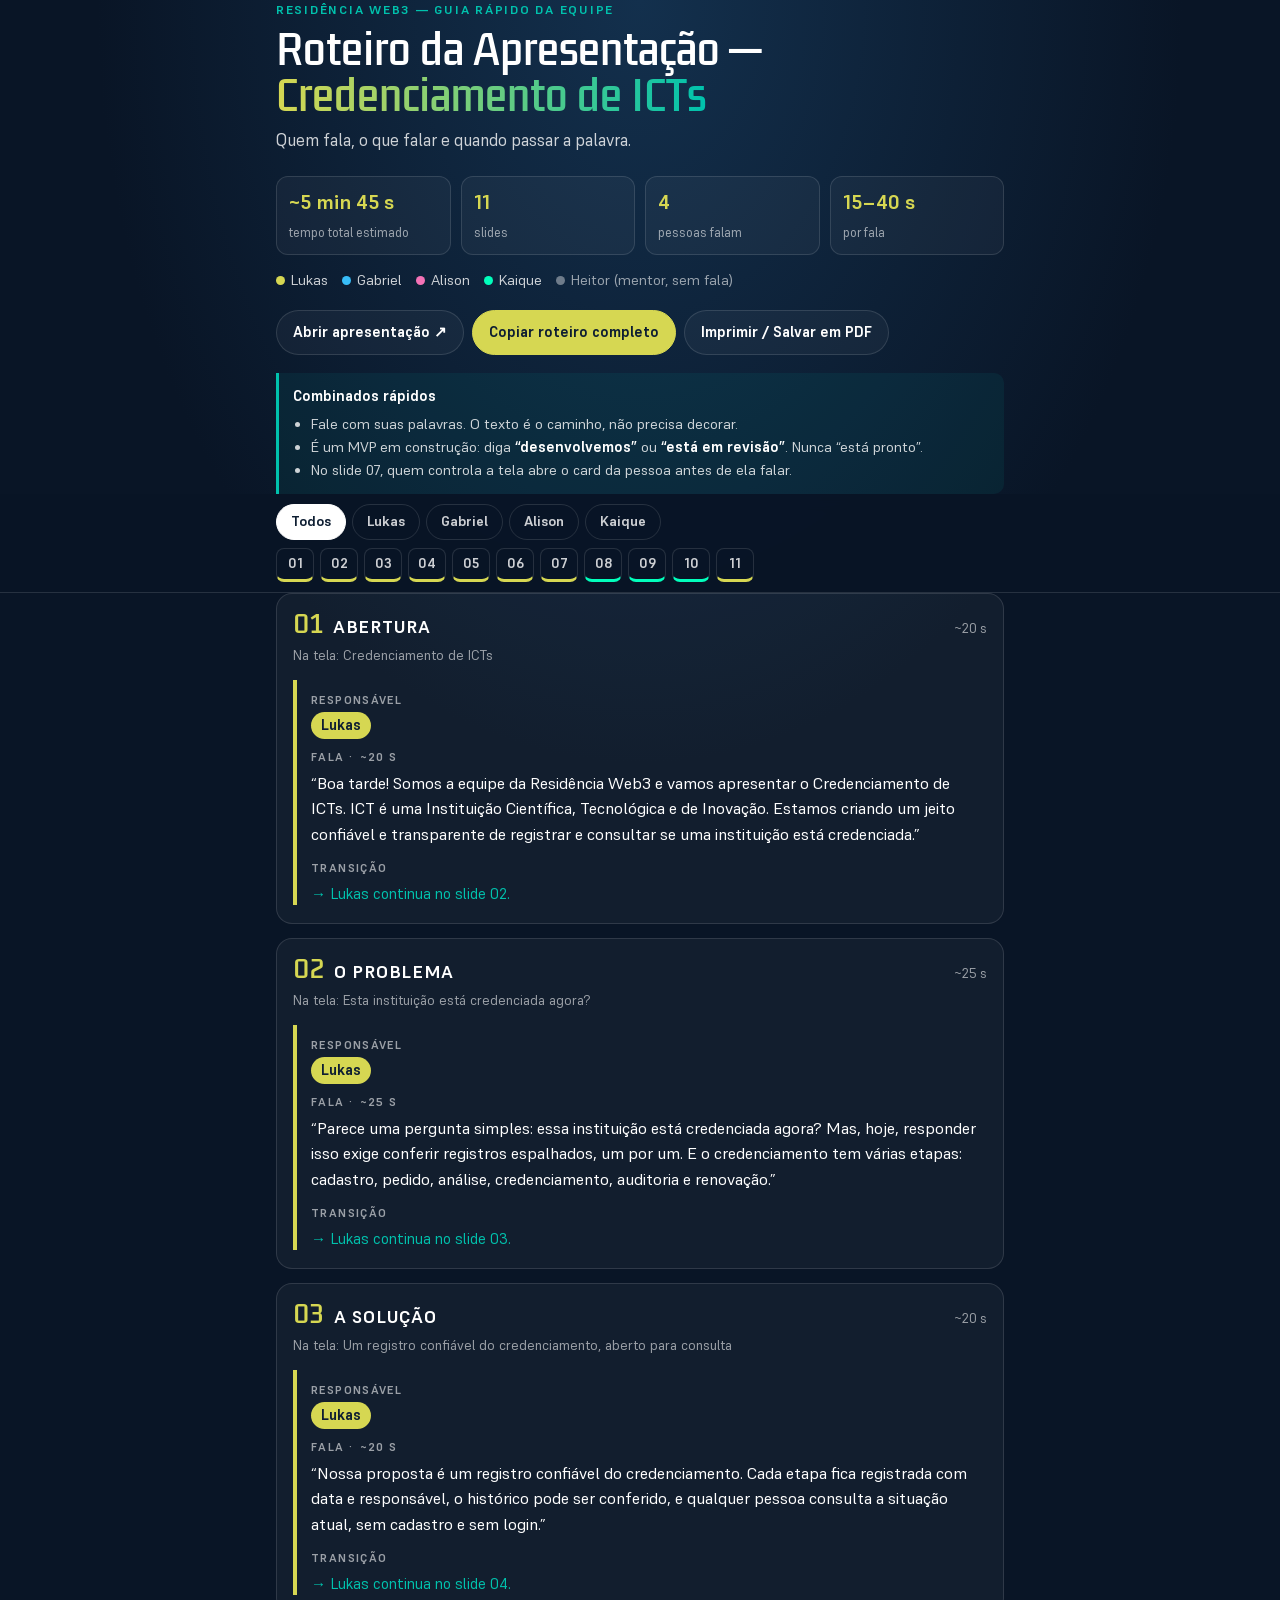
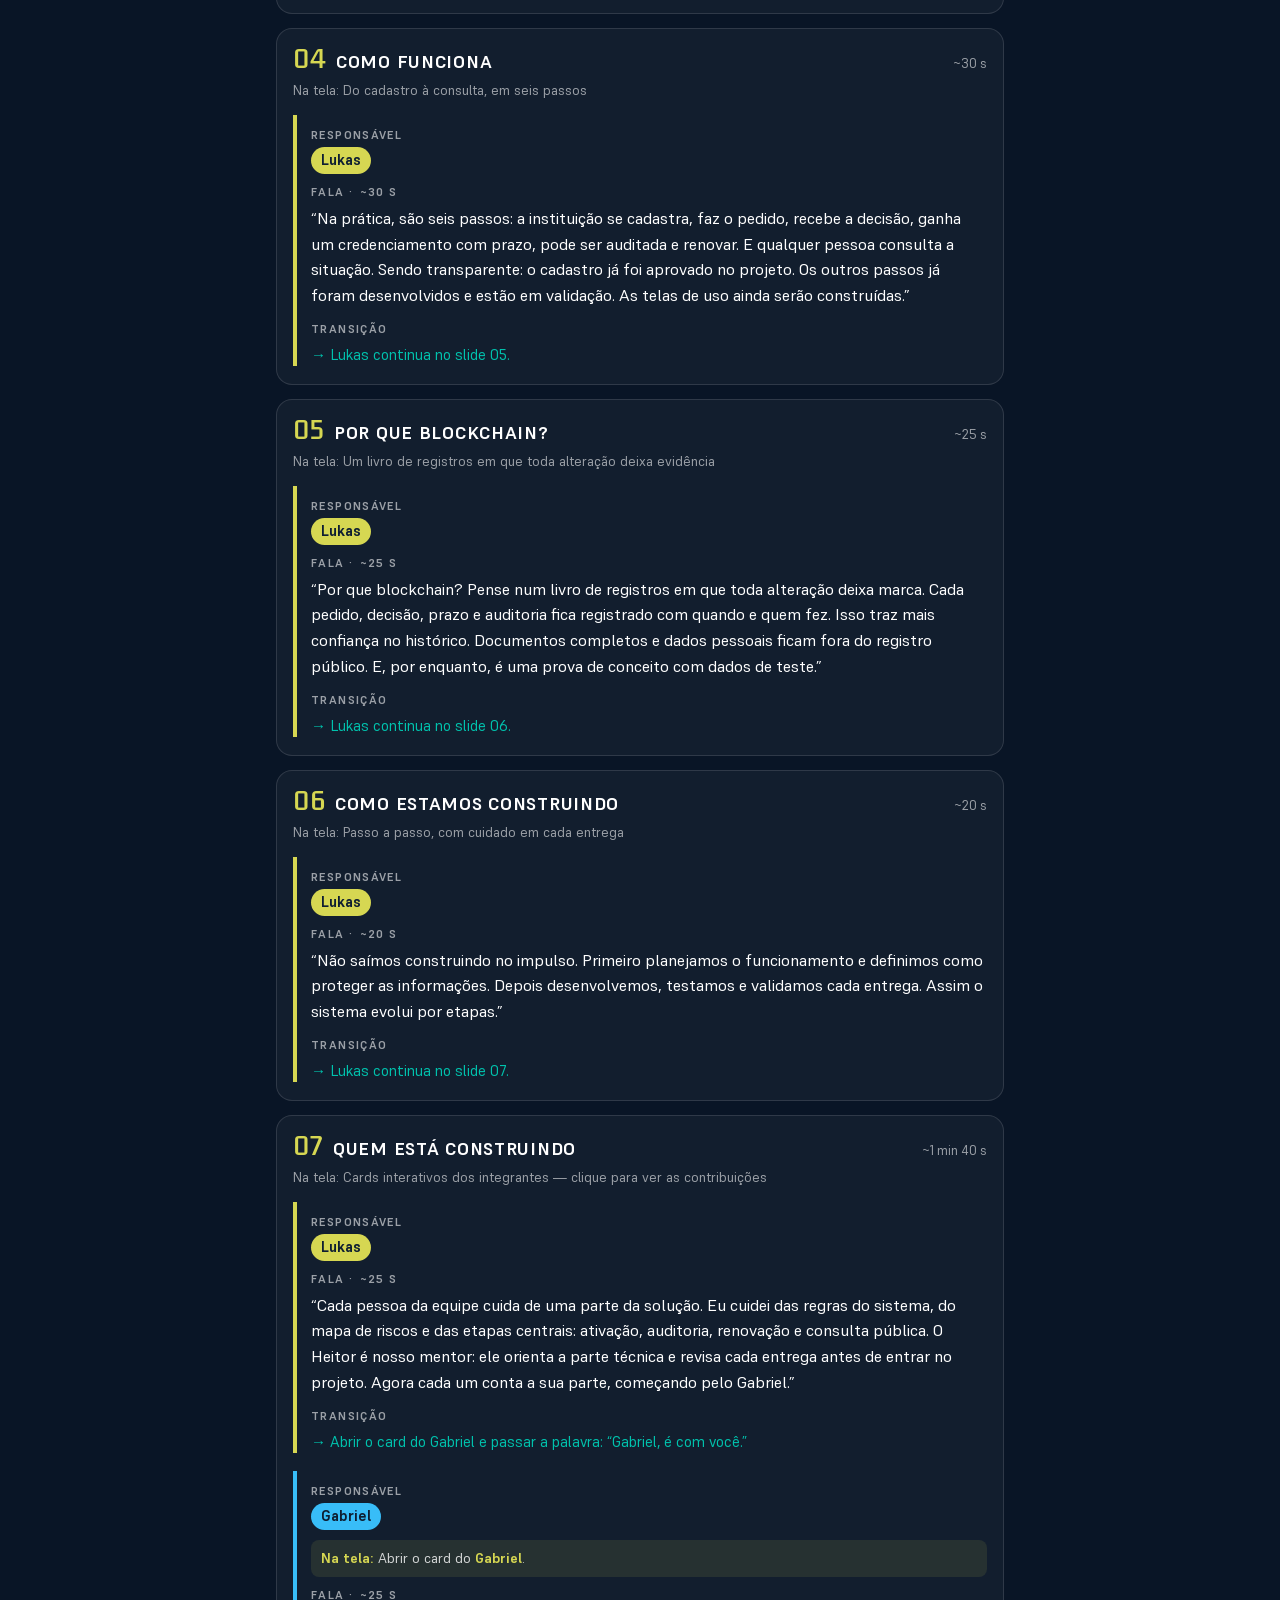
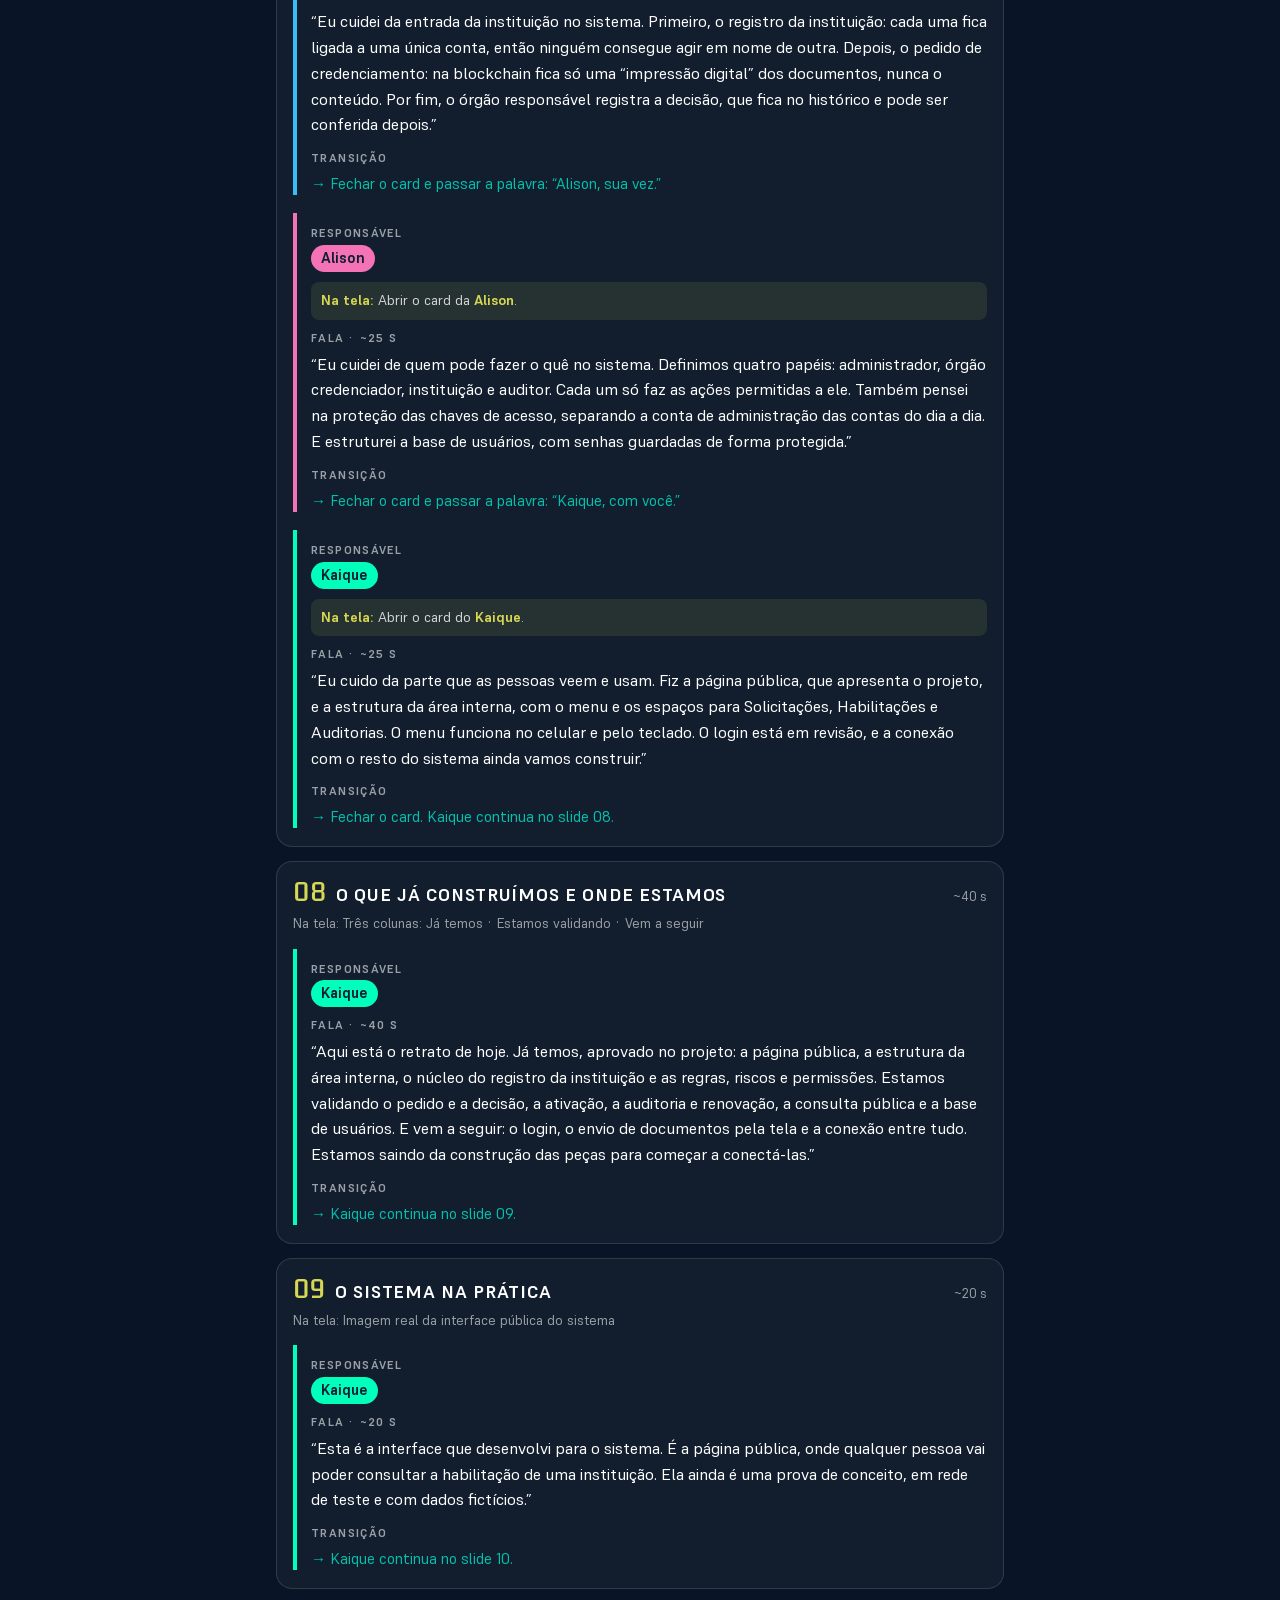
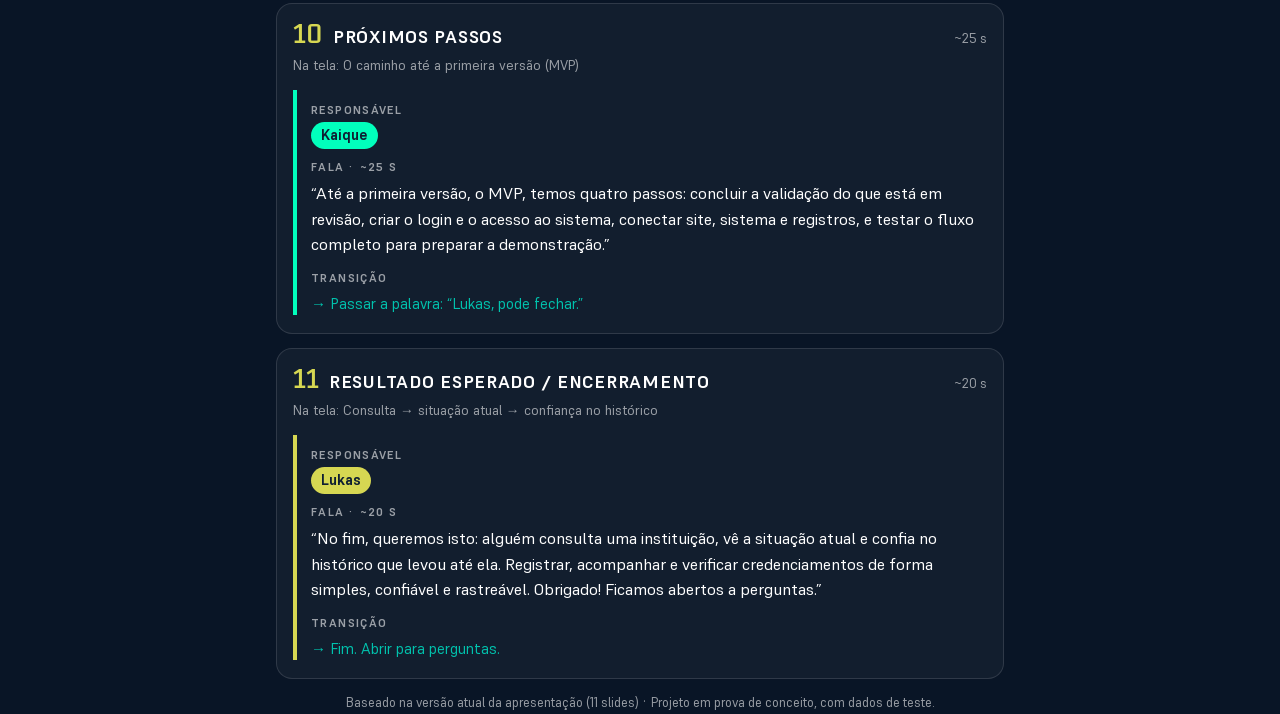
<file: roteiro-equipe.html>
<!doctype html>
<html lang="pt-BR">
<head>
  <meta charset="utf-8" />
  <meta name="viewport" content="width=device-width, initial-scale=1" />
  <title>Roteiro da Equipe</title>
  <meta name="description" content="Roteiro da Apresentação — Credenciamento de ICTs. Guia rápido de falas da equipe." />
  <meta name="robots" content="noindex" />
  <style>
    @font-face { font-family: "Supreme"; font-weight: 400; font-display: swap; src: url("assets/fonts/Supreme-Regular.woff2") format("woff2"); }
    @font-face { font-family: "Supreme"; font-weight: 700; font-display: swap; src: url("assets/fonts/Supreme-Bold.woff2") format("woff2"); }
    @font-face { font-family: "Kdam Thmor Pro"; font-weight: 400; font-display: swap; src: url("assets/fonts/KdamThmorPro.woff2") format("woff2"); }

    :root {
      --bg: #0e1e32;
      --bg-deep: #091526;
      --card: rgba(255, 255, 255, 0.04);
      --card-border: rgba(255, 255, 255, 0.12);
      --text: #ffffff;
      --text-2: rgba(255, 255, 255, 0.8);
      --text-3: rgba(255, 255, 255, 0.58);
      --yellow: #d6d752;
      --cyan: #00c2ad;
      --lukas: #d6d752;
      --gabriel: #38bdf8;
      --alison: #f472b6;
      --kaique: #01ffbc;
      --font-display: "Kdam Thmor Pro", "Segoe UI", sans-serif;
      --font-body: "Supreme", "Segoe UI", "Helvetica Neue", Arial, sans-serif;
    }

    * { box-sizing: border-box; }
    html { scroll-behavior: smooth; scroll-padding-top: 120px; }
    body {
      margin: 0;
      background: var(--bg-deep);
      background-image: radial-gradient(ellipse at top, #13304d 0%, var(--bg-deep) 60%);
      background-attachment: fixed;
      color: var(--text);
      font-family: var(--font-body);
      font-size: 17px;
      line-height: 1.55;
      -webkit-text-size-adjust: 100%;
    }
    .wrap { max-width: 760px; margin: 0 auto; padding: 0 16px; }

    /* Cabeçalho */
    header { padding: 36px 0 20px; }
    .eyebrow { margin: 0 0 8px; color: var(--cyan); font-size: 0.78rem; letter-spacing: 0.14em; text-transform: uppercase; font-weight: 700; }
    h1 { margin: 0; font-family: var(--font-display); font-weight: 400; font-size: clamp(1.7rem, 1.2rem + 2.4vw, 2.5rem); line-height: 1.15; }
    h1 .accent { background: linear-gradient(90deg, var(--yellow), var(--cyan)); -webkit-background-clip: text; background-clip: text; color: transparent; }
    .subtitle { margin: 8px 0 0; color: var(--text-2); }

    .stats { display: grid; grid-template-columns: repeat(2, 1fr); gap: 10px; margin: 22px 0 0; padding: 0; list-style: none; }
    .stats li { background: var(--card); border: 1px solid var(--card-border); border-radius: 12px; padding: 10px 12px; }
    .stats b { display: block; font-size: 1.25rem; color: var(--yellow); }
    .stats span { color: var(--text-3); font-size: 0.82rem; }
    @media (min-width: 640px) { .stats { grid-template-columns: repeat(4, 1fr); } }

    .people { display: flex; flex-wrap: wrap; gap: 6px 14px; margin: 14px 0 0; color: var(--text-2); font-size: 0.92rem; }
    .people span::before { content: ""; display: inline-block; width: 9px; height: 9px; border-radius: 50%; margin-right: 6px; background: var(--c); }
    .people .mentor { color: var(--text-3); }

    .links { display: flex; flex-wrap: wrap; gap: 8px; margin: 18px 0 0; }
    .btn {
      display: inline-flex; align-items: center; gap: 6px; min-height: 44px; padding: 10px 16px;
      border-radius: 999px; border: 1px solid var(--card-border); background: var(--card);
      color: var(--text); font: inherit; font-size: 0.92rem; font-weight: 700; text-decoration: none; cursor: pointer;
    }
    .btn--primary { background: var(--yellow); border-color: var(--yellow); color: #0e1e32; }
    .btn:focus-visible, .chip:focus-visible, .nav a:focus-visible { outline: 2px solid var(--cyan); outline-offset: 2px; }

    .rules { margin: 18px 0 0; padding: 12px 14px; border-left: 3px solid var(--cyan); background: rgba(0, 194, 173, 0.08); border-radius: 0 10px 10px 0; font-size: 0.92rem; color: var(--text-2); }
    .rules b { color: var(--text); }
    .rules ul { margin: 6px 0 0; padding-left: 18px; }

    /* Barra fixa: filtro + navegação */
    .bar { position: sticky; top: 0; z-index: 5; background: rgba(9, 21, 38, 0.94); backdrop-filter: blur(8px); border-bottom: 1px solid var(--card-border); padding: 10px 0; }
    .filter, .nav { display: flex; gap: 6px; overflow-x: auto; scrollbar-width: none; }
    .filter::-webkit-scrollbar, .nav::-webkit-scrollbar { display: none; }
    .nav { margin-top: 8px; }
    .chip {
      flex: none; min-height: 36px; padding: 6px 14px; border-radius: 999px; border: 1px solid var(--card-border);
      background: transparent; color: var(--text-2); font: inherit; font-size: 0.88rem; font-weight: 700; cursor: pointer;
    }
    .chip[aria-pressed="true"] { background: var(--c, var(--text)); border-color: var(--c, var(--text)); color: #0e1e32; }
    .nav a {
      flex: none; display: grid; place-items: center; min-width: 38px; height: 34px; padding: 0 8px; border-radius: 8px;
      border: 1px solid var(--card-border); color: var(--text-2); text-decoration: none; font-size: 0.85rem; font-weight: 700;
      border-bottom: 3px solid var(--c);
    }
    .nav a[hidden] { display: none; }

    /* Cards dos slides */
    main { padding: 18px 0 40px; }
    .slide { background: var(--card); border: 1px solid var(--card-border); border-radius: 16px; padding: 18px 16px; margin: 0 0 14px; }
    .slide[hidden], .turn[hidden] { display: none; }
    .slide__head { display: flex; align-items: baseline; gap: 10px; flex-wrap: wrap; margin: 0 0 4px; }
    .slide__num { font-family: var(--font-display); color: var(--yellow); font-size: 1.5rem; line-height: 1; }
    .slide__title { margin: 0; font-size: 1.12rem; font-weight: 700; text-transform: uppercase; letter-spacing: 0.04em; }
    .slide__time { margin-left: auto; color: var(--text-3); font-size: 0.82rem; }
    .slide__screen { margin: 2px 0 0; color: var(--text-3); font-size: 0.86rem; }

    .turn { margin: 14px 0 0; padding: 12px 0 0 14px; border-left: 4px solid var(--c); }
    .turn + .turn { margin-top: 18px; }
    .label { margin: 0; color: var(--text-3); font-size: 0.72rem; font-weight: 700; letter-spacing: 0.12em; text-transform: uppercase; }
    .who { display: inline-block; margin: 2px 0 10px; padding: 2px 10px; border-radius: 999px; background: var(--c); color: #0e1e32; font-weight: 700; font-size: 0.92rem; }
    .action { margin: 0 0 10px; padding: 8px 10px; border-radius: 8px; background: rgba(214, 215, 82, 0.1); color: var(--text-2); font-size: 0.88rem; }
    .action b { color: var(--yellow); }
    .speech { margin: 4px 0 12px; font-size: 1.04rem; color: var(--text); }
    .next { margin: 4px 0 0; color: var(--cyan); font-size: 0.94rem; }
    .next::before { content: "→ "; }

    footer { padding: 0 0 40px; color: var(--text-3); font-size: 0.82rem; text-align: center; }
    .toast { position: fixed; left: 50%; bottom: 20px; transform: translateX(-50%); background: var(--yellow); color: #0e1e32; padding: 10px 16px; border-radius: 999px; font-weight: 700; font-size: 0.9rem; }
    .toast[hidden] { display: none; }

    /* Impressão / PDF: fundo branco, tudo visível */
    @media print {
      :root { --text: #000; --text-2: #222; --text-3: #555; --card-border: #ccc; --cyan: #006b60; --yellow: #6b6a00; }
      body { background: #fff; color: #000; font-size: 12pt; }
      .bar, .links, .toast { display: none !important; }
      .slide { break-inside: avoid; background: #fff; }
      .stats li { background: #fff; }
      .who { border: 1px solid #000; background: #fff !important; color: #000; }
      .action { background: #f3f3f3; }
      h1 .accent { color: #000; background: none; }
    }
  </style>
</head>
<body>
  <header class="wrap">
    <p class="eyebrow">Residência Web3 — Guia rápido da equipe</p>
    <h1>Roteiro da Apresentação — <span class="accent">Credenciamento de ICTs</span></h1>
    <p class="subtitle">Quem fala, o que falar e quando passar a palavra.</p>

    <ul class="stats">
      <li><b id="stat-time">~6 min</b><span>tempo total estimado</span></li>
      <li><b>11</b><span>slides</span></li>
      <li><b>4</b><span>pessoas falam</span></li>
      <li><b>15–40 s</b><span>por fala</span></li>
    </ul>

    <div class="people" aria-label="Integrantes">
      <span style="--c: var(--lukas)">Lukas</span>
      <span style="--c: var(--gabriel)">Gabriel</span>
      <span style="--c: var(--alison)">Alison</span>
      <span style="--c: var(--kaique)">Kaique</span>
      <span class="mentor" style="--c: rgba(255,255,255,.4)">Heitor (mentor, sem fala)</span>
    </div>

    <div class="links">
      <a class="btn" href="https://ict-mvp5.vercel.app/" target="_blank" rel="noopener">Abrir apresentação ↗</a>
      <button class="btn btn--primary" type="button" id="copy">Copiar roteiro completo</button>
      <button class="btn" type="button" id="print">Imprimir / Salvar em PDF</button>
    </div>

    <div class="rules">
      <b>Combinados rápidos</b>
      <ul>
        <li>Fale com suas palavras. O texto é o caminho, não precisa decorar.</li>
        <li>É um MVP em construção: diga <b>“desenvolvemos”</b> ou <b>“está em revisão”</b>. Nunca “está pronto”.</li>
        <li>No slide 07, quem controla a tela abre o card da pessoa antes de ela falar.</li>
      </ul>
    </div>
  </header>

  <div class="bar">
    <div class="wrap">
      <div class="filter" role="group" aria-label="Filtrar por integrante">
        <button class="chip" type="button" data-filter="todos" aria-pressed="true">Todos</button>
        <button class="chip" type="button" data-filter="lukas" style="--c: var(--lukas)" aria-pressed="false">Lukas</button>
        <button class="chip" type="button" data-filter="gabriel" style="--c: var(--gabriel)" aria-pressed="false">Gabriel</button>
        <button class="chip" type="button" data-filter="alison" style="--c: var(--alison)" aria-pressed="false">Alison</button>
        <button class="chip" type="button" data-filter="kaique" style="--c: var(--kaique)" aria-pressed="false">Kaique</button>
      </div>
      <nav class="nav" id="nav" aria-label="Ir para o slide"></nav>
    </div>
  </div>

  <main class="wrap" id="slides"></main>

  <footer class="wrap">
    Baseado na versão atual da apresentação (11 slides) · Projeto em prova de conceito, com dados de teste.
  </footer>

  <p class="toast" id="toast" role="status" hidden></p>

  <script>
    (function () {
      "use strict";

      var NAMES = { lukas: "Lukas", gabriel: "Gabriel", alison: "Alison", kaique: "Kaique" };

      // Cada slide: número, título, o que aparece na tela, e as falas (quem, ação na tela, fala, segundos, próximo).
      var SLIDES = [
        { n: "01", title: "Abertura", screen: "Credenciamento de ICTs", turns: [
          { who: "lukas", s: 20,
            say: "Boa tarde! Somos a equipe da Residência Web3 e vamos apresentar o Credenciamento de ICTs. ICT é uma Instituição Científica, Tecnológica e de Inovação. Estamos criando um jeito confiável e transparente de registrar e consultar se uma instituição está credenciada.",
            next: "Lukas continua no slide 02." } ] },

        { n: "02", title: "O problema", screen: "Esta instituição está credenciada agora?", turns: [
          { who: "lukas", s: 25,
            say: "Parece uma pergunta simples: essa instituição está credenciada agora? Mas, hoje, responder isso exige conferir registros espalhados, um por um. E o credenciamento tem várias etapas: cadastro, pedido, análise, credenciamento, auditoria e renovação.",
            next: "Lukas continua no slide 03." } ] },

        { n: "03", title: "A solução", screen: "Um registro confiável do credenciamento, aberto para consulta", turns: [
          { who: "lukas", s: 20,
            say: "Nossa proposta é um registro confiável do credenciamento. Cada etapa fica registrada com data e responsável, o histórico pode ser conferido, e qualquer pessoa consulta a situação atual, sem cadastro e sem login.",
            next: "Lukas continua no slide 04." } ] },

        { n: "04", title: "Como funciona", screen: "Do cadastro à consulta, em seis passos", turns: [
          { who: "lukas", s: 30,
            say: "Na prática, são seis passos: a instituição se cadastra, faz o pedido, recebe a decisão, ganha um credenciamento com prazo, pode ser auditada e renovar. E qualquer pessoa consulta a situação. Sendo transparente: o cadastro já foi aprovado no projeto. Os outros passos já foram desenvolvidos e estão em validação. As telas de uso ainda serão construídas.",
            next: "Lukas continua no slide 05." } ] },

        { n: "05", title: "Por que blockchain?", screen: "Um livro de registros em que toda alteração deixa evidência", turns: [
          { who: "lukas", s: 25,
            say: "Por que blockchain? Pense num livro de registros em que toda alteração deixa marca. Cada pedido, decisão, prazo e auditoria fica registrado com quando e quem fez. Isso traz mais confiança no histórico. Documentos completos e dados pessoais ficam fora do registro público. E, por enquanto, é uma prova de conceito com dados de teste.",
            next: "Lukas continua no slide 06." } ] },

        { n: "06", title: "Como estamos construindo", screen: "Passo a passo, com cuidado em cada entrega", turns: [
          { who: "lukas", s: 20,
            say: "Não saímos construindo no impulso. Primeiro planejamos o funcionamento e definimos como proteger as informações. Depois desenvolvemos, testamos e validamos cada entrega. Assim o sistema evolui por etapas.",
            next: "Lukas continua no slide 07." } ] },

        { n: "07", title: "Quem está construindo", screen: "Cards interativos dos integrantes — clique para ver as contribuições", turns: [
          { who: "lukas", s: 25,
            say: "Cada pessoa da equipe cuida de uma parte da solução. Eu cuidei das regras do sistema, do mapa de riscos e das etapas centrais: ativação, auditoria, renovação e consulta pública. O Heitor é nosso mentor: ele orienta a parte técnica e revisa cada entrega antes de entrar no projeto. Agora cada um conta a sua parte, começando pelo Gabriel.",
            next: "Abrir o card do Gabriel e passar a palavra: “Gabriel, é com você.”" },
          { who: "gabriel", s: 25, action: "Abrir o card do <b>Gabriel</b>.",
            say: "Eu cuidei da entrada da instituição no sistema. Primeiro, o registro da instituição: cada uma fica ligada a uma única conta, então ninguém consegue agir em nome de outra. Depois, o pedido de credenciamento: na blockchain fica só uma “impressão digital” dos documentos, nunca o conteúdo. Por fim, o órgão responsável registra a decisão, que fica no histórico e pode ser conferida depois.",
            next: "Fechar o card e passar a palavra: “Alison, sua vez.”" },
          { who: "alison", s: 25, action: "Abrir o card da <b>Alison</b>.",
            say: "Eu cuidei de quem pode fazer o quê no sistema. Definimos quatro papéis: administrador, órgão credenciador, instituição e auditor. Cada um só faz as ações permitidas a ele. Também pensei na proteção das chaves de acesso, separando a conta de administração das contas do dia a dia. E estruturei a base de usuários, com senhas guardadas de forma protegida.",
            next: "Fechar o card e passar a palavra: “Kaique, com você.”" },
          { who: "kaique", s: 25, action: "Abrir o card do <b>Kaique</b>.",
            say: "Eu cuido da parte que as pessoas veem e usam. Fiz a página pública, que apresenta o projeto, e a estrutura da área interna, com o menu e os espaços para Solicitações, Habilitações e Auditorias. O menu funciona no celular e pelo teclado. O login está em revisão, e a conexão com o resto do sistema ainda vamos construir.",
            next: "Fechar o card. Kaique continua no slide 08." } ] },

        { n: "08", title: "O que já construímos e onde estamos", screen: "Três colunas: Já temos · Estamos validando · Vem a seguir", turns: [
          { who: "kaique", s: 40,
            say: "Aqui está o retrato de hoje. Já temos, aprovado no projeto: a página pública, a estrutura da área interna, o núcleo do registro da instituição e as regras, riscos e permissões. Estamos validando o pedido e a decisão, a ativação, a auditoria e renovação, a consulta pública e a base de usuários. E vem a seguir: o login, o envio de documentos pela tela e a conexão entre tudo. Estamos saindo da construção das peças para começar a conectá-las.",
            next: "Kaique continua no slide 09." } ] },

        { n: "09", title: "O sistema na prática", screen: "Imagem real da interface pública do sistema", turns: [
          { who: "kaique", s: 20,
            say: "Esta é a interface que desenvolvi para o sistema. É a página pública, onde qualquer pessoa vai poder consultar a habilitação de uma instituição. Ela ainda é uma prova de conceito, em rede de teste e com dados fictícios.",
            next: "Kaique continua no slide 10." } ] },

        { n: "10", title: "Próximos passos", screen: "O caminho até a primeira versão (MVP)", turns: [
          { who: "kaique", s: 25,
            say: "Até a primeira versão, o MVP, temos quatro passos: concluir a validação do que está em revisão, criar o login e o acesso ao sistema, conectar site, sistema e registros, e testar o fluxo completo para preparar a demonstração.",
            next: "Passar a palavra: “Lukas, pode fechar.”" } ] },

        { n: "11", title: "Resultado esperado / Encerramento", screen: "Consulta → situação atual → confiança no histórico", turns: [
          { who: "lukas", s: 20,
            say: "No fim, queremos isto: alguém consulta uma instituição, vê a situação atual e confia no histórico que levou até ela. Registrar, acompanhar e verificar credenciamentos de forma simples, confiável e rastreável. Obrigado! Ficamos abertos a perguntas.",
            next: "Fim. Abrir para perguntas." } ] }
      ];

      var main = document.getElementById("slides");
      var nav = document.getElementById("nav");

      function totalSeconds(who) {
        var t = 0;
        SLIDES.forEach(function (sl) {
          sl.turns.forEach(function (tu) { if (!who || tu.who === who) t += tu.s; });
        });
        return t;
      }
      function fmt(sec) {
        var m = Math.floor(sec / 60), s = sec % 60;
        return m ? m + " min" + (s ? " " + s + " s" : "") : s + " s";
      }

      // Monta os cards e a navegação.
      SLIDES.forEach(function (sl) {
        var art = document.createElement("article");
        art.className = "slide";
        art.id = "slide-" + sl.n;
        art.dataset.who = sl.turns.map(function (t) { return t.who; }).join(" ");
        var time = sl.turns.reduce(function (a, t) { return a + t.s; }, 0);
        var html =
          '<div class="slide__head"><span class="slide__num">' + sl.n + '</span>' +
          '<h2 class="slide__title">' + sl.title + '</h2>' +
          '<span class="slide__time">~' + fmt(time) + '</span></div>' +
          '<p class="slide__screen">Na tela: ' + sl.screen + '</p>';
        sl.turns.forEach(function (t) {
          html +=
            '<section class="turn" data-who="' + t.who + '" style="--c: var(--' + t.who + ')">' +
            '<p class="label">Responsável</p><span class="who">' + NAMES[t.who] + '</span>' +
            (t.action ? '<p class="action"><b>Na tela:</b> ' + t.action + '</p>' : '') +
            '<p class="label">Fala · ~' + t.s + ' s</p><p class="speech">“' + t.say + '”</p>' +
            '<p class="label">Transição</p><p class="next">' + t.next + '</p></section>';
        });
        art.innerHTML = html;
        main.appendChild(art);

        var a = document.createElement("a");
        a.href = "#slide-" + sl.n;
        a.textContent = sl.n;
        a.dataset.who = art.dataset.who;
        a.style.setProperty("--c", "var(--" + sl.turns[0].who + ")");
        a.setAttribute("aria-label", "Slide " + sl.n + " — " + sl.title);
        nav.appendChild(a);
      });

      document.getElementById("stat-time").textContent = "~" + fmt(totalSeconds());

      // Filtro por integrante (também via link: roteiro-equipe.html?quem=gabriel).
      var chips = document.querySelectorAll("[data-filter]");
      var current = "todos";
      function applyFilter(who) {
        current = NAMES[who] ? who : "todos";
        chips.forEach(function (c) { c.setAttribute("aria-pressed", String(c.dataset.filter === current)); });
        document.querySelectorAll(".slide, .nav a").forEach(function (el) {
          el.hidden = current !== "todos" && el.dataset.who.split(" ").indexOf(current) === -1;
        });
        document.querySelectorAll(".turn").forEach(function (el) {
          el.hidden = current !== "todos" && el.dataset.who !== current;
        });
        var url = new URL(location.href);
        if (current === "todos") url.searchParams.delete("quem"); else url.searchParams.set("quem", current);
        try { history.replaceState(null, "", url); } catch (e) { /* ignora */ }
      }
      chips.forEach(function (c) {
        c.addEventListener("click", function () { applyFilter(c.dataset.filter); });
      });
      applyFilter(new URLSearchParams(location.search).get("quem") || "todos");

      // Copiar roteiro completo (texto puro, bom para colar no WhatsApp).
      function plainText() {
        var lines = [
          "*ROTEIRO DA APRESENTAÇÃO — CREDENCIAMENTO DE ICTs*",
          "Residência Web3 — Guia rápido da equipe",
          "Tempo estimado: ~" + fmt(totalSeconds()) + " · 11 slides",
          "Apresentação: https://ict-mvp5.vercel.app/",
          ""
        ];
        SLIDES.forEach(function (sl) {
          lines.push("*SLIDE " + sl.n + " — " + sl.title.toUpperCase() + "*");
          sl.turns.forEach(function (t) {
            lines.push("RESPONSÁVEL: " + NAMES[t.who]);
            if (t.action) lines.push("NA TELA: " + t.action.replace(/<[^>]+>/g, ""));
            lines.push("FALA: “" + t.say + "”");
            lines.push("TRANSIÇÃO: " + t.next);
            lines.push("");
          });
        });
        return lines.join("\n");
      }
      var toast = document.getElementById("toast");
      var toastTimer;
      function say(msg) {
        toast.textContent = msg;
        toast.hidden = false;
        clearTimeout(toastTimer);
        toastTimer = setTimeout(function () { toast.hidden = true; }, 2200);
      }
      function fallbackCopy(text) {
        var ta = document.createElement("textarea");
        ta.value = text;
        ta.setAttribute("readonly", "");
        ta.style.position = "fixed";
        ta.style.opacity = "0";
        document.body.appendChild(ta);
        ta.select();
        var ok = false;
        try { ok = document.execCommand("copy"); } catch (e) { ok = false; }
        document.body.removeChild(ta);
        say(ok ? "Roteiro copiado!" : "Não foi possível copiar.");
      }
      document.getElementById("copy").addEventListener("click", function () {
        var text = plainText();
        if (navigator.clipboard && window.isSecureContext) {
          navigator.clipboard.writeText(text).then(function () { say("Roteiro copiado!"); }, function () { fallbackCopy(text); });
        } else {
          fallbackCopy(text);
        }
      });
      document.getElementById("print").addEventListener("click", function () { window.print(); });
    })();
  </script>
</body>
</html>
</file>
